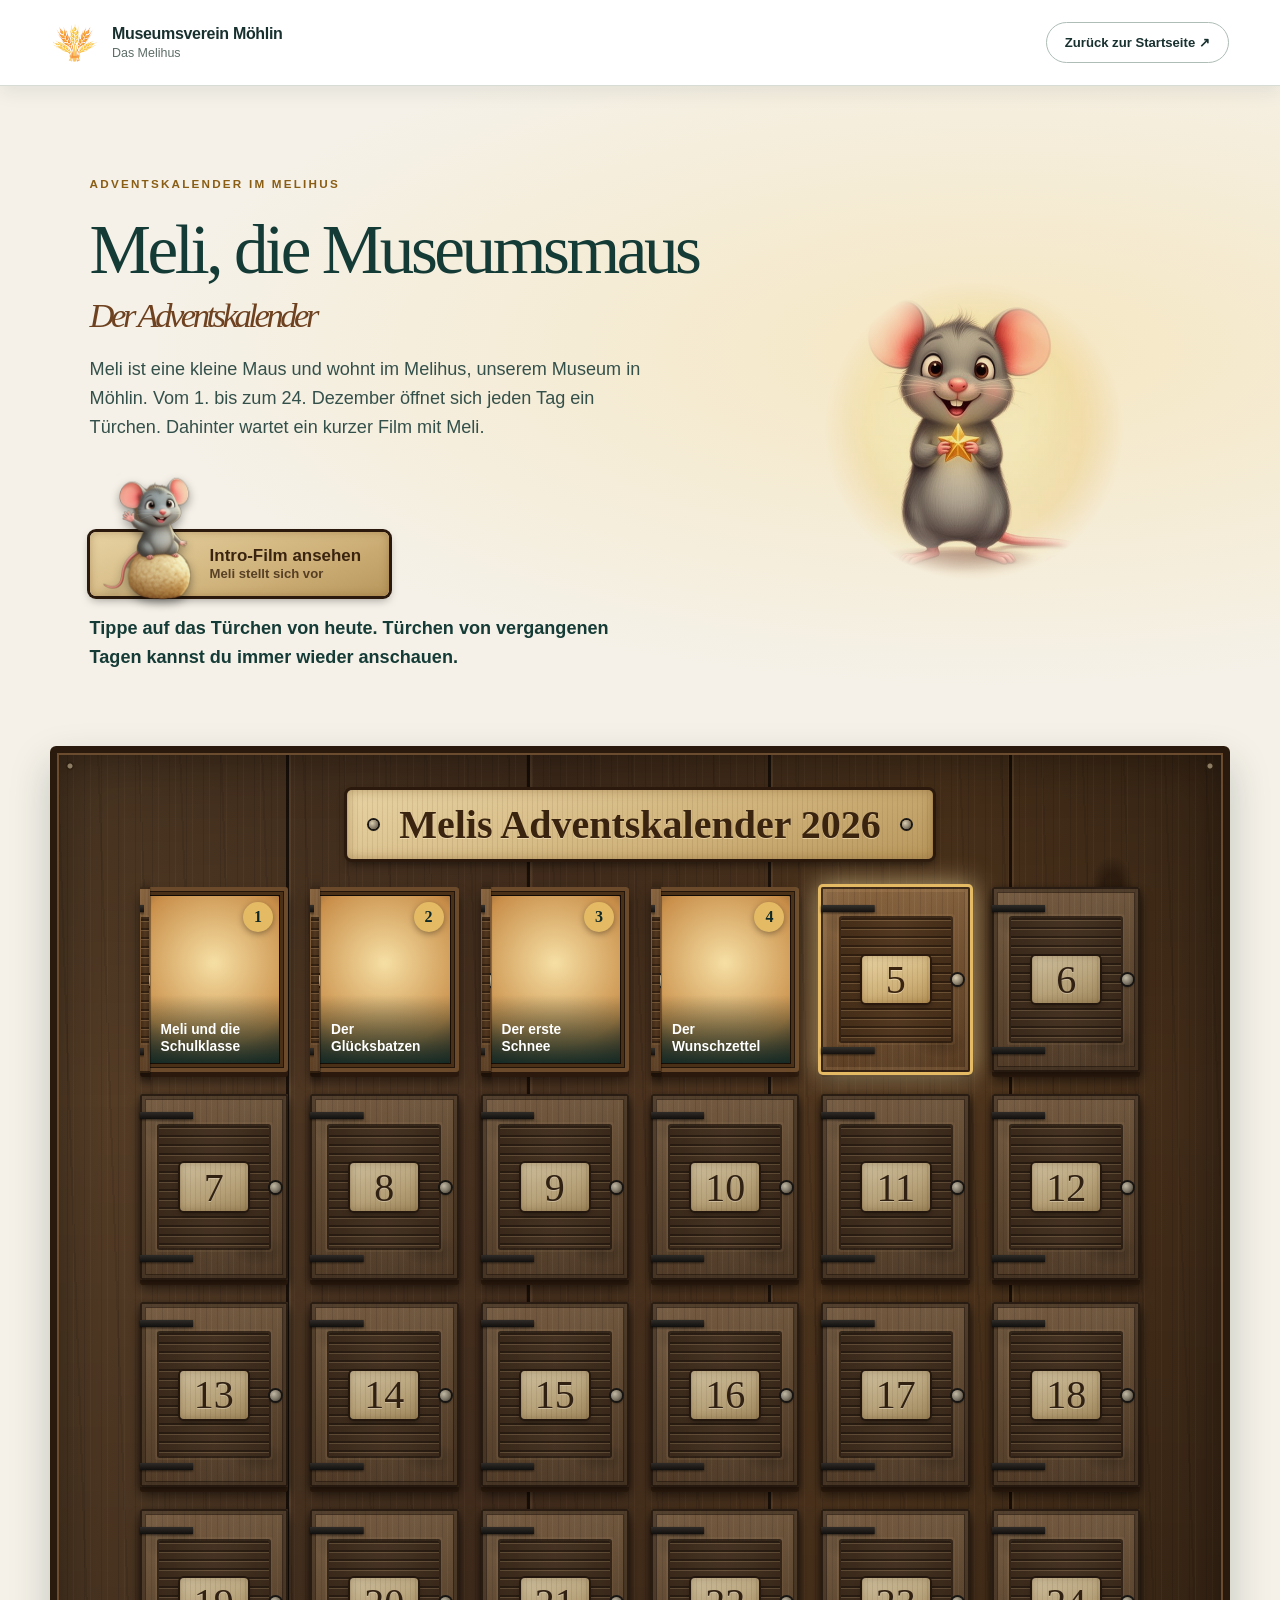
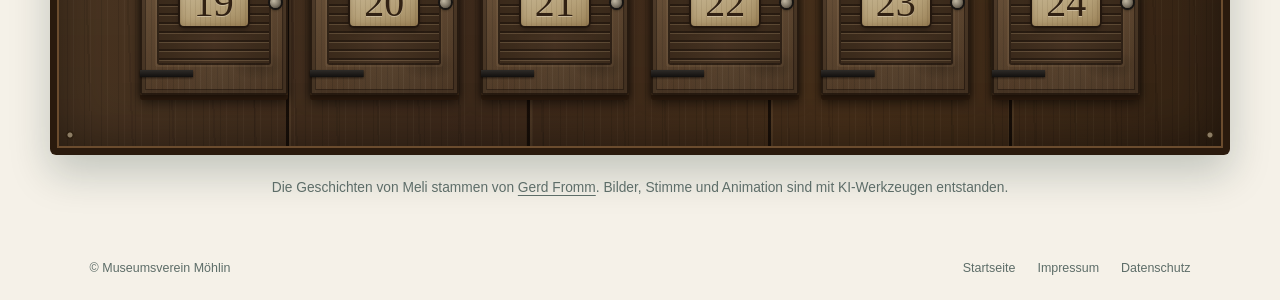
<file: adventskalender/index.html>
<!doctype html>
<html lang="de-CH">
<head>
  <meta charset="utf-8">
  <meta name="viewport" content="width=device-width, initial-scale=1">
  <meta name="theme-color" content="#153b36">
  <meta http-equiv="Content-Security-Policy" content="default-src 'self'; script-src 'self'; style-src 'self'; img-src 'self' data:; media-src 'self'; frame-src https://www.youtube-nocookie.com; connect-src 'self' https://office.fromm-cloud.ch; base-uri 'self'; form-action 'none'">
  <meta name="referrer" content="strict-origin-when-cross-origin">
  <meta name="description" content="Der Adventskalender des Melihus: Vom 1. bis 24. Dezember öffnet sich jeden Tag ein Türchen mit einem kleinen Film über Meli, die Museumsmaus.">
  <title>Meli, die Museumsmaus: Der Adventskalender · Melihus</title>
  <link rel="icon" type="image/svg+xml" href="data:image/svg+xml,%3Csvg xmlns='http://www.w3.org/2000/svg' viewBox='0 0 64 64'%3E%3Crect width='64' height='64' rx='12' fill='%23153b36'/%3E%3Cpath d='M32 48V18m0 10-12-9m12 14-13-4m13-6 12-9M32 33l14-5M20 46h24' fill='none' stroke='%23e4bb64' stroke-width='4' stroke-linecap='round'/%3E%3C/svg%3E">
  <link rel="stylesheet" href="../styles.css?v=20261106-advent">
  <link rel="stylesheet" href="kalender.css?v=20261107-mail2">
  <script src="kalender.js?v=20261112-zaehler" defer></script>
</head>
<body class="advent">
  <a class="skip-link" href="#inhalt">Zum Inhalt springen</a>
  <header class="site-header legal-header">
    <a class="brand" href="../index.html" aria-label="Zur Startseite des Museumsvereins Möhlin"><img src="../assets/melihus-logo.png" alt="" width="48" height="48"><span><strong>Museumsverein Möhlin</strong><small>Das Melihus</small></span></a>
    <a class="header-link" href="../index.html">Zurück zur Startseite ↗</a>
  </header>

  <main id="inhalt">
    <section class="advent-hero" aria-labelledby="advent-titel">
      <div class="advent-hero-inner section-wrap">
        <div class="advent-hero-text">
          <p class="eyebrow">Adventskalender im Melihus</p>
          <h1 id="advent-titel">Meli, die Museumsmaus<span>Der Adventskalender</span></h1>
          <p>Meli ist eine kleine Maus und wohnt im Melihus, unserem Museum in Möhlin. Vom 1. bis zum 24. Dezember öffnet sich jeden Tag ein Türchen. Dahinter wartet ein kurzer Film mit Meli.</p>
          <button type="button" class="intro-knopf" id="intro-knopf" hidden><img class="intro-mimi" src="bilder/mimi-intro.png" alt="" width="190" height="268"><span class="intro-text">Intro-Film ansehen<small>Meli stellt sich vor</small></span></button>
          <p class="advent-hero-tipp">Tippe auf das Türchen von heute. Türchen von vergangenen Tagen kannst du immer wieder anschauen.</p>
        </div>
        <img class="mimi" src="bilder/mimi.jpg" alt="Meli, die Museumsmaus, hält einen goldenen Stern." width="560" height="560">
      </div>
    </section>

    <section class="advent-kalender section-wrap" aria-labelledby="kalender-titel">
      <h2 id="kalender-titel" class="kalender-schild"><span>Melis Adventskalender 2026</span></h2>
      <p class="advent-testmodus" id="testmodus" hidden></p>
      <p class="advent-status" id="status" role="status">Der Kalender wird geladen …</p>
      <ol class="tuerchen-raster" id="raster" aria-label="Adventskalender mit 24 Türchen"></ol>
      <noscript><p class="advent-status">Für den Adventskalender muss JavaScript eingeschaltet sein.</p></noscript>
    </section>

    <p class="advent-entstehung section-wrap">Die Geschichten von Meli stammen von <a href="mailto:info@melihus.ch">Gerd Fromm</a>. Bilder, Stimme und Animation sind mit KI-Werkzeugen entstanden.</p>
  </main>

  <dialog class="film-dialog" id="film-dialog" aria-labelledby="film-titel">
    <div class="film-dialog-inner">
      <button type="button" class="film-schliessen" id="film-schliessen" aria-label="Fenster schliessen">×</button>
      <p class="eyebrow" id="film-folge"></p>
      <h2 id="film-titel"></h2>
      <div class="film-buehne" id="film-buehne"></div>
    </div>
  </dialog>

  <footer class="site-footer"><span>© Museumsverein Möhlin</span><nav aria-label="Weitere Seiten und rechtliche Informationen"><a href="../index.html">Startseite</a><a href="../impressum.html">Impressum</a><a href="../datenschutz.html">Datenschutz</a></nav></footer>
</body>
</html>
</file>
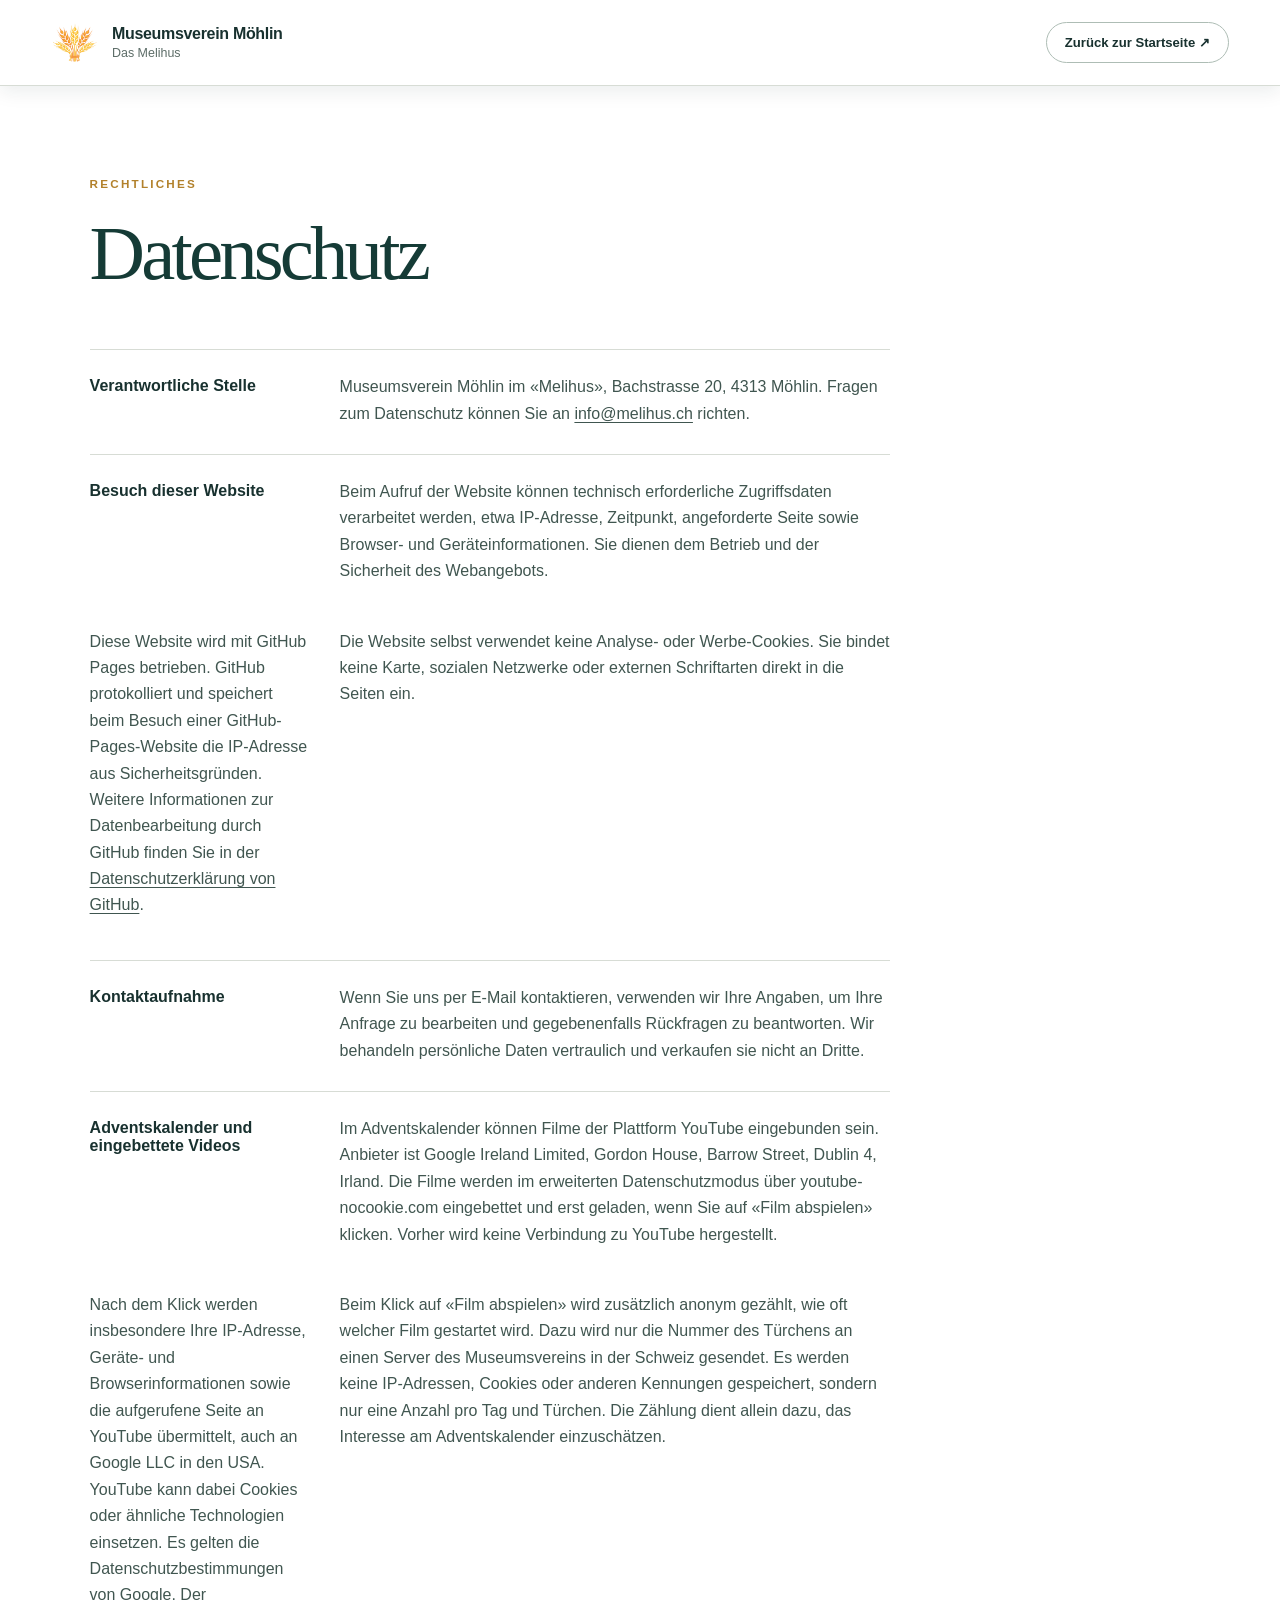
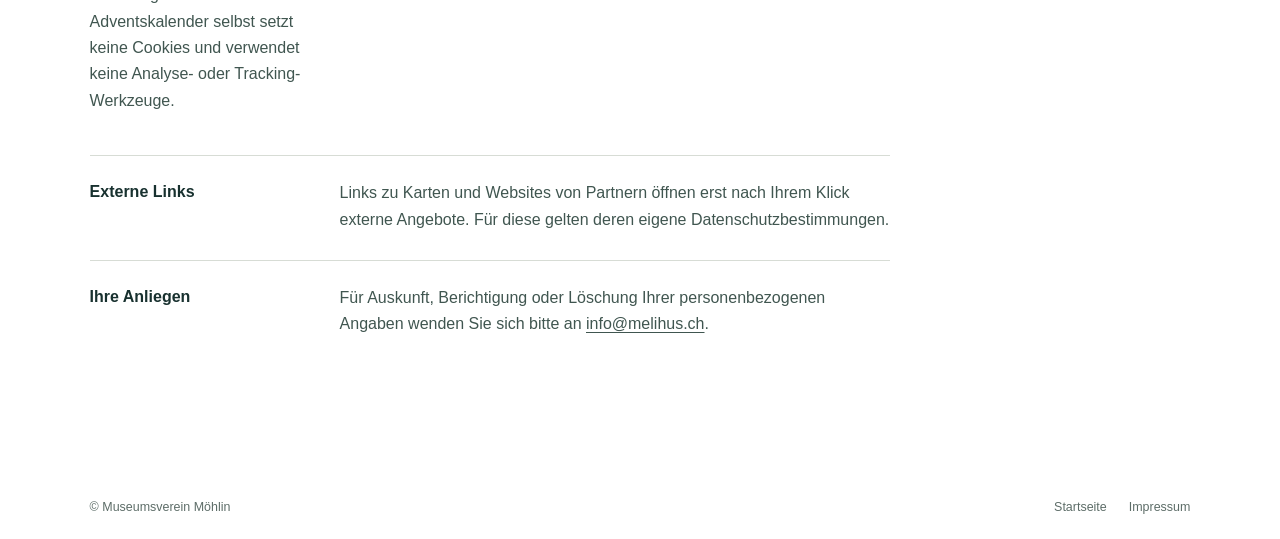
<file: datenschutz.html>
<!doctype html>
<html lang="de-CH"><head><meta charset="utf-8"><meta name="viewport" content="width=device-width, initial-scale=1"><meta name="theme-color" content="#153b36"><meta name="description" content="Informationen zum Datenschutz auf der Website des Museumsvereins Möhlin."><title>Datenschutz · Museumsverein Möhlin</title><link rel="icon" type="image/svg+xml" href="data:image/svg+xml,%3Csvg xmlns='http://www.w3.org/2000/svg' viewBox='0 0 64 64'%3E%3Crect width='64' height='64' rx='12' fill='%23153b36'/%3E%3Cpath d='M32 48V18m0 10-12-9m12 14-13-4m13-6 12-9M32 33l14-5M20 46h24' fill='none' stroke='%23e4bb64' stroke-width='4' stroke-linecap='round'/%3E%3C/svg%3E"><link rel="stylesheet" href="styles.css"></head>
<body><a class="skip-link" href="#inhalt">Zum Inhalt springen</a><header class="site-header legal-header"><a class="brand" href="index.html" aria-label="Zur Startseite"><img src="assets/melihus-logo.png" alt="" width="48" height="48"><span><strong>Museumsverein Möhlin</strong><small>Das Melihus</small></span></a><a class="header-link" href="index.html">Zurück zur Startseite ↗</a></header><main class="legal-page section-wrap" id="inhalt"><p class="eyebrow">Rechtliches</p><h1>Datenschutz</h1><div class="legal-content"><section><h2>Verantwortliche Stelle</h2><p>Museumsverein Möhlin im «Melihus», Bachstrasse 20, 4313 Möhlin. Fragen zum Datenschutz können Sie an <a href="mailto:info@melihus.ch">info@melihus.ch</a> richten.</p></section><section><h2>Besuch dieser Website</h2><p>Beim Aufruf der Website können technisch erforderliche Zugriffsdaten verarbeitet werden, etwa IP-Adresse, Zeitpunkt, angeforderte Seite sowie Browser- und Geräteinformationen. Sie dienen dem Betrieb und der Sicherheit des Webangebots.</p><p>Diese Website wird mit GitHub Pages betrieben. GitHub protokolliert und speichert beim Besuch einer GitHub-Pages-Website die IP-Adresse aus Sicherheitsgründen. Weitere Informationen zur Datenbearbeitung durch GitHub finden Sie in der <a href="https://docs.github.com/en/site-policy/privacy-policies/github-general-privacy-statement">Datenschutzerklärung von GitHub</a>.</p><p>Die Website selbst verwendet keine Analyse- oder Werbe-Cookies. Sie bindet keine Karte, sozialen Netzwerke oder externen Schriftarten direkt in die Seiten ein.</p></section><section><h2>Kontaktaufnahme</h2><p>Wenn Sie uns per E-Mail kontaktieren, verwenden wir Ihre Angaben, um Ihre Anfrage zu bearbeiten und gegebenenfalls Rückfragen zu beantworten. Wir behandeln persönliche Daten vertraulich und verkaufen sie nicht an Dritte.</p></section><section><h2>Adventskalender und eingebettete Videos</h2><p>Im Adventskalender können Filme der Plattform YouTube eingebunden sein. Anbieter ist Google Ireland Limited, Gordon House, Barrow Street, Dublin 4, Irland. Die Filme werden im erweiterten Datenschutzmodus über youtube-nocookie.com eingebettet und erst geladen, wenn Sie auf «Film abspielen» klicken. Vorher wird keine Verbindung zu YouTube hergestellt.</p><p>Nach dem Klick werden insbesondere Ihre IP-Adresse, Geräte- und Browserinformationen sowie die aufgerufene Seite an YouTube übermittelt, auch an Google LLC in den USA. YouTube kann dabei Cookies oder ähnliche Technologien einsetzen. Es gelten die Datenschutzbestimmungen von Google. Der Adventskalender selbst setzt keine Cookies und verwendet keine Analyse- oder Tracking-Werkzeuge.</p><p>Beim Klick auf «Film abspielen» wird zusätzlich anonym gezählt, wie oft welcher Film gestartet wird. Dazu wird nur die Nummer des Türchens an einen Server des Museumsvereins in der Schweiz gesendet. Es werden keine IP-Adressen, Cookies oder anderen Kennungen gespeichert, sondern nur eine Anzahl pro Tag und Türchen. Die Zählung dient allein dazu, das Interesse am Adventskalender einzuschätzen.</p></section><section><h2>Externe Links</h2><p>Links zu Karten und Websites von Partnern öffnen erst nach Ihrem Klick externe Angebote. Für diese gelten deren eigene Datenschutzbestimmungen.</p></section><section><h2>Ihre Anliegen</h2><p>Für Auskunft, Berichtigung oder Löschung Ihrer personenbezogenen Angaben wenden Sie sich bitte an <a href="mailto:info@melihus.ch">info@melihus.ch</a>.</p></section></div></main><footer class="site-footer"><span>© Museumsverein Möhlin</span><nav aria-label="Rechtliche Informationen"><a href="index.html">Startseite</a><a href="impressum.html">Impressum</a></nav></footer></body></html>
</file>
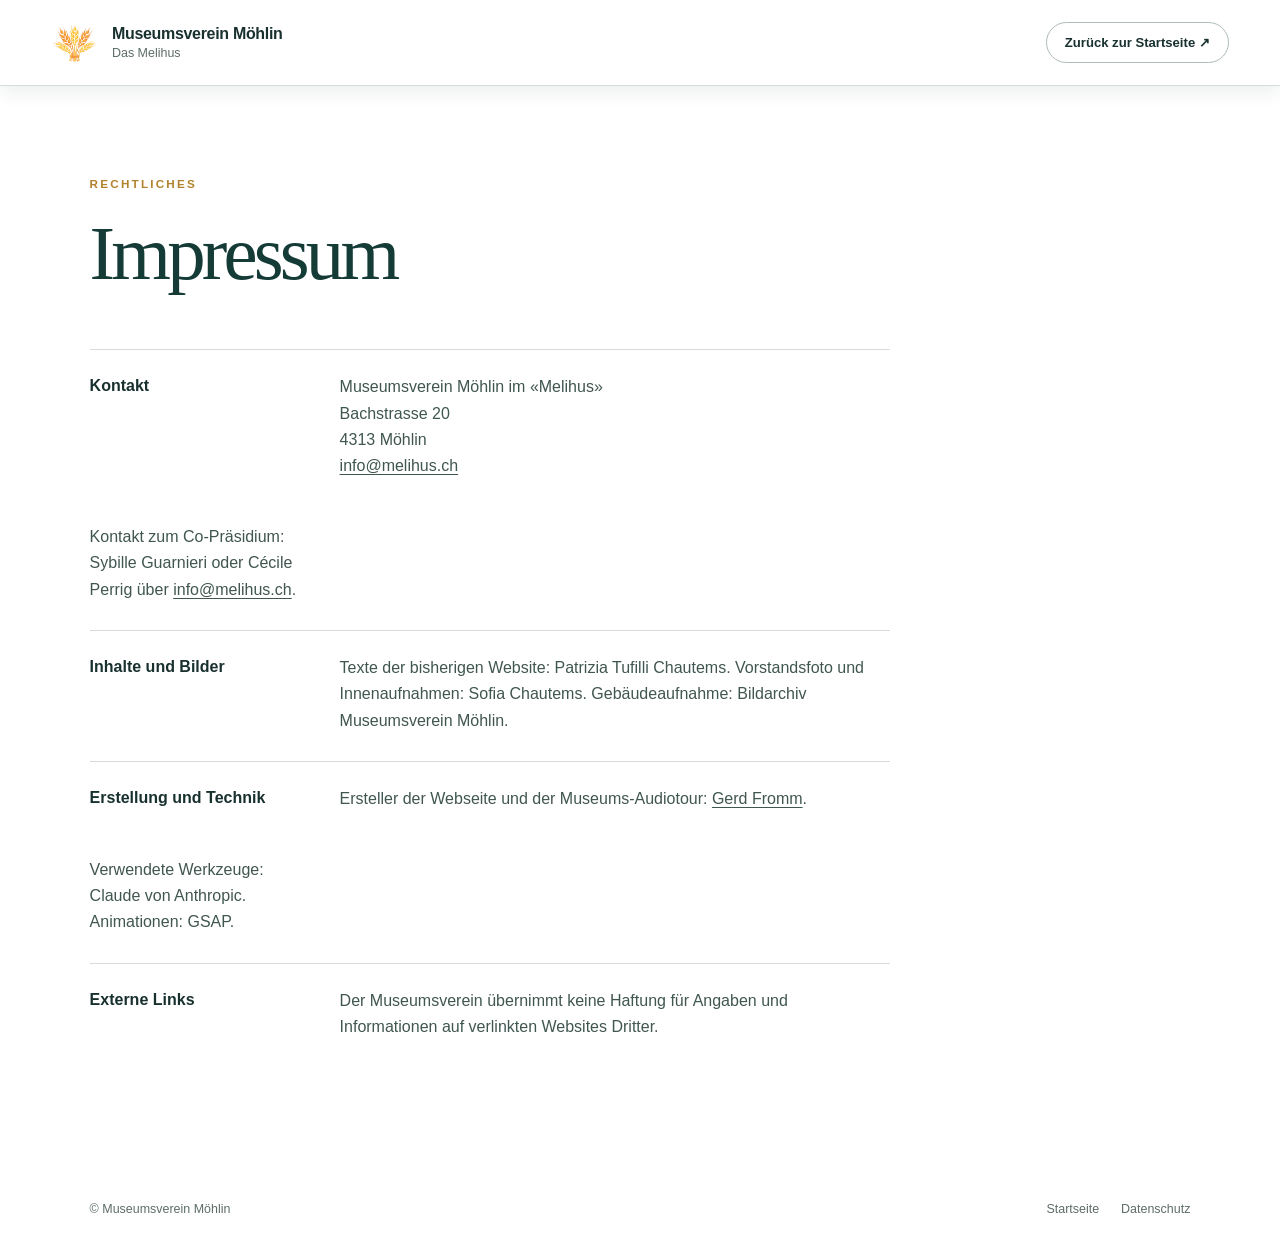
<file: impressum.html>
<!doctype html>
<html lang="de-CH">
<head><meta charset="utf-8"><meta name="viewport" content="width=device-width, initial-scale=1"><meta name="theme-color" content="#153b36"><meta name="description" content="Impressum des Museumsvereins Möhlin im Melihus."><title>Impressum · Museumsverein Möhlin</title><link rel="icon" type="image/svg+xml" href="data:image/svg+xml,%3Csvg xmlns='http://www.w3.org/2000/svg' viewBox='0 0 64 64'%3E%3Crect width='64' height='64' rx='12' fill='%23153b36'/%3E%3Cpath d='M32 48V18m0 10-12-9m12 14-13-4m13-6 12-9M32 33l14-5M20 46h24' fill='none' stroke='%23e4bb64' stroke-width='4' stroke-linecap='round'/%3E%3C/svg%3E"><link rel="stylesheet" href="styles.css"></head>
<body><a class="skip-link" href="#inhalt">Zum Inhalt springen</a><header class="site-header legal-header"><a class="brand" href="index.html" aria-label="Zur Startseite"><img src="assets/melihus-logo.png" alt="" width="48" height="48"><span><strong>Museumsverein Möhlin</strong><small>Das Melihus</small></span></a><a class="header-link" href="index.html">Zurück zur Startseite ↗</a></header><main class="legal-page section-wrap" id="inhalt"><p class="eyebrow">Rechtliches</p><h1>Impressum</h1><div class="legal-content"><section><h2>Kontakt</h2><p>Museumsverein Möhlin im «Melihus»<br>Bachstrasse 20<br>4313 Möhlin<br><a href="mailto:info@melihus.ch">info@melihus.ch</a></p><p>Kontakt zum Co-Präsidium: Sybille Guarnieri oder Cécile Perrig über <a href="mailto:info@melihus.ch">info@melihus.ch</a>.</p></section><section><h2>Inhalte und Bilder</h2><p>Texte der bisherigen Website: Patrizia Tufilli Chautems. Vorstandsfoto und Innenaufnahmen: Sofia Chautems. Gebäudeaufnahme: Bildarchiv Museumsverein Möhlin.</p></section><section><h2>Erstellung und Technik</h2><p>Ersteller der Webseite und der Museums-Audiotour: <a href="mailto:info@melihus.ch">Gerd Fromm</a>.</p><p>Verwendete Werkzeuge: Claude von Anthropic. Animationen: GSAP.</p></section><section><h2>Externe Links</h2><p>Der Museumsverein übernimmt keine Haftung für Angaben und Informationen auf verlinkten Websites Dritter.</p></section></div></main><footer class="site-footer"><span>© Museumsverein Möhlin</span><nav aria-label="Rechtliche Informationen"><a href="index.html">Startseite</a><a href="datenschutz.html">Datenschutz</a></nav></footer></body></html>
</file>
<file: styles.css>
:root{color-scheme:light;--green:#153b36;--green-dark:#0d2826;--gold:#e4bb64;--cream:#f5f1e8;--ink:#18312f;--muted:#5d6d68;--line:#d7dcd5;font-family:Arial,Helvetica,sans-serif;font-size:16px}*{box-sizing:border-box}html{scroll-behavior:smooth}body{margin:0;color:var(--ink);background:#fff}a{color:inherit;text-decoration:none}a:focus-visible,summary:focus-visible{outline:3px solid #c38421;outline-offset:4px}img{max-width:100%;display:block}p{line-height:1.65}h1,h2,h3,p{margin-top:0}.skip-link{position:absolute;left:-9999px;top:1rem;background:#fff;padding:.7rem;z-index:100}.skip-link:focus{left:1rem}.topline{background:var(--green-dark);color:#d9e4de;min-height:35px;display:flex;align-items:center;justify-content:space-between;padding:0 clamp(20px,4vw,76px);gap:1rem;font-size:.76rem;letter-spacing:.04em}.site-header{display:flex;align-items:center;justify-content:space-between;gap:2rem;padding:16px clamp(20px,4vw,76px);min-height:86px;background:#fff}.brand{display:flex;align-items:center;gap:.8rem;min-width:245px}.brand img{object-fit:contain}.brand strong{display:block;font-size:1rem;letter-spacing:-.02em}.brand small{display:block;color:var(--muted);font-size:.78rem;margin-top:3px}.desktop-nav{display:flex;gap:clamp(16px,2.5vw,42px);align-items:center;font-size:.88rem;font-weight:700}.desktop-nav a:hover,.text-link:hover{color:#a46e13}.header-link{border:1px solid #aebdb5;border-radius:100px;padding:12px 18px;font-size:.82rem;font-weight:700;white-space:nowrap}.header-link:hover{background:var(--cream)}.header-link span,.button span,.event-link span{margin-left:12px}.hero{display:grid;grid-template-columns:53% 47%;min-height:min(680px,calc(100vh - 121px));background:var(--green);color:#fff}.hero-copy{padding:clamp(60px,7vw,108px) clamp(28px,7vw,120px) 30px clamp(22px,7vw,120px);display:flex;flex-direction:column;align-items:flex-start}.eyebrow{font-size:.73rem!important;line-height:1.4!important;text-transform:uppercase;letter-spacing:.19em;font-weight:800;color:#b2812b;margin-bottom:22px}.hero .eyebrow{color:var(--gold)}h1,h2,h3{font-family:Georgia,'Times New Roman',serif;font-weight:400;letter-spacing:-.05em}h1{font-size:clamp(3.5rem,6.3vw,7.1rem);line-height:1.04;margin-bottom:28px;white-space:nowrap}h1 em{color:var(--gold);font-weight:400}.hero-copy>p:not(.eyebrow){max-width:520px;color:#d6e3de;font-size:1.05rem;margin-bottom:34px}.hero-actions{display:flex;align-items:center;gap:30px;flex-wrap:wrap}.button{display:inline-flex;align-items:center;justify-content:space-between;gap:20px;padding:17px 24px;border-radius:3px;font-size:.89rem;font-weight:800;min-height:56px}.button-gold{background:var(--gold);color:var(--green-dark)}.button-gold:hover{background:#f0cd83}.text-link{border-bottom:1px solid rgba(255,255,255,.6);padding:8px 0;font-size:.88rem;font-weight:700}.hero-foot{margin-top:auto;padding-top:50px;display:flex;justify-content:space-between;width:100%;gap:16px;color:#b9d0c8;text-transform:uppercase;letter-spacing:.13em;font-size:.7rem}.hero-image{position:relative;min-height:470px;overflow:hidden}.hero-image img{width:100%;height:100%;object-fit:cover;object-position:42% center}.hero-image:after{content:'';position:absolute;inset:0;background:linear-gradient(0deg,rgba(8,30,27,.52),transparent 42%)}.image-caption{position:absolute;bottom:27px;left:34px;z-index:1;font-size:.75rem;color:#fff;letter-spacing:.08em}.event-strip{display:flex;align-items:center;gap:28px;background:var(--gold);padding:30px clamp(22px,7vw,120px)}.event-date{display:flex;align-items:center;gap:13px;padding-right:28px;border-right:1px solid rgba(21,59,54,.36);min-width:160px}.event-date strong{font-family:Georgia,serif;font-size:3.6rem;font-weight:400;line-height:1}.event-date span{line-height:1.25;text-transform:uppercase;letter-spacing:.09em;font-size:.75rem;font-weight:800}.event-detail{flex:1}.event-detail .eyebrow{color:#73500d;margin:0 0 5px}.event-detail h2{font-size:clamp(1.4rem,2.3vw,2.2rem);margin-bottom:1px}.event-detail p:last-child{margin:0;font-size:.88rem}.event-link{font-size:.85rem;font-weight:800;border-bottom:1px solid var(--green);padding:8px 0;white-space:nowrap}.section-wrap{max-width:1440px;margin:auto;padding-left:clamp(22px,7vw,120px);padding-right:clamp(22px,7vw,120px)}.intro{display:grid;grid-template-columns:1fr 1fr;gap:clamp(50px,9vw,150px);padding-top:115px;padding-bottom:115px}.intro h2,.contact-teaser h2{font-size:clamp(2.5rem,4vw,4.5rem);line-height:1.12}.intro-text{font-size:1.06rem;max-width:600px}.intro-text p{margin-bottom:20px}.contact-teaser{background:var(--green-dark);color:#fff;padding:90px 0}.contact-teaser .section-wrap{max-width:1100px}.contact-teaser .eyebrow{color:var(--gold)}.contact-teaser p:not(.eyebrow){max-width:630px;color:#c9d8d1;font-size:1.05rem;margin-bottom:28px}.button-light{background:#fff;color:var(--green-dark)}.site-footer{padding:25px clamp(22px,7vw,120px);display:flex;justify-content:space-between;gap:10px;color:var(--muted);font-size:.78rem}@media(max-width:1050px){.site-header{gap:1rem}.desktop-nav{gap:15px}.header-link{display:none}h1{white-space:normal}}@media(max-width:760px){.topline span:last-child{display:none}.site-header{min-height:72px}.desktop-nav{display:none}.hero{grid-template-columns:1fr}.hero-copy{min-height:540px;padding:65px 24px 30px}.hero-image{min-height:340px;height:50vw}.hero h1{font-size:clamp(3.5rem,13vw,5.4rem)}.hero-foot{padding-top:35px}.event-strip{align-items:flex-start;flex-wrap:wrap;gap:15px;padding:30px 24px}.event-date{min-width:120px;padding-right:15px}.event-date strong{font-size:3rem}.event-detail{flex-basis:calc(100% - 145px)}.event-link{margin-left:135px}.intro{grid-template-columns:1fr;gap:22px;padding-top:75px;padding-bottom:75px}.contact-teaser{padding:65px 0}.site-footer{flex-direction:column}}@media(max-width:460px){.brand strong{font-size:.85rem}.brand small{font-size:.7rem}.brand{min-width:0}.brand img{width:38px;height:38px}.hero-copy{min-height:590px}.event-date{border-right:0}.event-detail{flex-basis:100%}.event-link{margin-left:0}}
:root{scroll-padding-top:95px}.mobile-nav{display:none}.museum-story{display:grid;grid-template-columns:.9fr 1.1fr;gap:clamp(46px,8vw,130px);align-items:center;padding-top:10px;padding-bottom:125px}.story-photo{position:relative}.story-photo img{width:100%;height:700px;object-fit:cover}.story-photo span{position:absolute;left:0;bottom:0;background:var(--gold);color:var(--green-dark);font-family:Georgia,serif;font-size:1.1rem;padding:20px 30px;max-width:330px;line-height:1.3}.story-copy{max-width:590px}.story-copy h2,.exhibition h2,.program h2,.visit-band h2,.association h2,.rental h2,.team h2,.publications h2,.partners h2{font-size:clamp(2.6rem,4.3vw,4.8rem);line-height:1.1;margin-bottom:28px}.story-copy p:not(.eyebrow){font-size:1rem;color:#3e534d;margin-bottom:16px}.story-signature{display:block;font-family:Georgia,serif;font-style:italic;color:#9c6c21;font-size:1.45rem;margin-top:24px}.exhibition{background:#e9eee8}.exhibition-inner{display:grid;grid-template-columns:1fr 48%;gap:9%;align-items:center;min-height:650px;padding-top:75px;padding-bottom:75px}.exhibition-inner>div{max-width:570px}.exhibition-inner p:not(.eyebrow){font-size:1.07rem;color:#455c54;margin-bottom:30px}.exhibition-inner img{width:100%;height:510px;object-fit:cover;object-position:center 38%}.inline-arrow{display:inline-block;border-bottom:1px solid currentColor;padding:7px 0;font-size:.87rem;font-weight:800}.inline-arrow:hover{color:#ad7b24}.inline-arrow span{margin-left:25px}.program{padding-top:120px;padding-bottom:125px}.section-heading{display:flex;justify-content:space-between;align-items:end;gap:50px;margin-bottom:45px}.section-heading h2{margin:0}.section-heading>p{max-width:410px;color:var(--muted);font-size:.96rem;margin:0 0 7px}.section-heading>p a{text-decoration:underline;text-underline-offset:3px}.program-list{list-style:none;margin:0;padding:0;border-top:1px solid var(--line)}.program-list li{display:grid;grid-template-columns:150px 1fr 110px;gap:35px;align-items:center;padding:26px 10px;border-bottom:1px solid var(--line)}.program-list li.upcoming{background:#f7f0df;border-left:5px solid var(--gold);padding-left:25px}.program-list time{display:flex;align-items:baseline;gap:7px;color:var(--green)}.program-list time strong{font-family:Georgia,serif;font-weight:400;font-size:2.45rem;line-height:1}.program-list time span{font-size:.8rem;text-transform:uppercase;letter-spacing:.08em;font-weight:800}.program-list h3{font-family:Arial,Helvetica,sans-serif;font-size:1.02rem;font-weight:800;letter-spacing:-.02em;margin:0 0 3px}.program-list p{color:#526760;font-size:.9rem;margin:0}.program-list .past{opacity:.72}.program-time{text-align:right;font-size:.82rem;white-space:nowrap;font-weight:800}.visit-band{background:var(--green);color:#fff;padding:110px 0}.visit-grid{display:grid;grid-template-columns:1.1fr .75fr;gap:17%;align-items:start}.visit-grid>div:first-child>p:not(.eyebrow){color:#d8e7df;max-width:550px;font-size:1.06rem;margin-bottom:28px}.visit-band .eyebrow{color:var(--gold)}.visit-facts{border-top:1px solid #67817b}.visit-facts>div{padding:20px 0;border-bottom:1px solid #67817b;display:grid;grid-template-columns:95px 1fr;gap:25px}.visit-facts span{color:#a9c1b9;text-transform:uppercase;letter-spacing:.12em;font-size:.7rem;padding-top:5px}.visit-facts strong{font-weight:500;font-size:.94rem;line-height:1.5}.visit-facts>a{display:inline-block;border-bottom:1px solid var(--gold);color:var(--gold);font-size:.85rem;font-weight:800;margin-top:23px;padding-bottom:8px}.association{padding-top:120px;padding-bottom:120px}.association-grid{display:grid;grid-template-columns:1fr 1fr;gap:18px}.association-card{padding:45px 48px 50px;background:#eef2ec;min-height:495px;display:flex;flex-direction:column;align-items:flex-start}.association-card-dark{background:var(--green);color:#fff}.card-index{font-size:.72rem;letter-spacing:.13em;text-transform:uppercase;font-weight:800;color:#9d712c;margin-bottom:30px}.association-card-dark .card-index{color:var(--gold)}.association-card h3{font-size:clamp(2rem,2.8vw,3rem);line-height:1.1;margin-bottom:16px}.association-card p{max-width:490px;font-size:.96rem;color:#4b5d57;margin-bottom:14px}.association-card-dark p{color:#cbded5}.association-card .inline-arrow{margin-top:auto}.association-card-dark .inline-arrow{color:var(--gold)}.fee-list{width:100%;margin:16px 0 32px;border-top:1px solid #c6d0c6}.fee-list div{padding:12px 0;border-bottom:1px solid #c6d0c6;display:flex;justify-content:space-between;gap:10px;font-size:.88rem}.fee-list strong{white-space:nowrap}.rental{background:#ecddbe;padding:110px 0}.rental-grid{display:grid;grid-template-columns:1fr 1fr;gap:12%}.rental-grid>div:last-child{font-size:1.02rem}.rental-grid p:not(.eyebrow){margin-bottom:20px}.rental-actions{display:flex;align-items:center;gap:24px;flex-wrap:wrap;margin-top:28px}.rental-actions .button{background:var(--green);color:#fff}.rental-actions .button:hover{background:var(--green-dark)}.team{padding-top:120px;padding-bottom:120px}.name-grid{padding:0;margin:0;list-style:none;display:grid;grid-template-columns:repeat(3,1fr);border-top:1px solid var(--line);border-left:1px solid var(--line)}.name-grid li{padding:30px 25px;border-right:1px solid var(--line);border-bottom:1px solid var(--line);font-family:Georgia,serif;font-size:1.25rem}.publications{background:#f2f3ee;padding:110px 0}.product-grid{display:grid;grid-template-columns:repeat(3,1fr);gap:18px;margin-bottom:34px}.product-card{background:#fff}.product-card img{width:100%;height:280px;object-fit:cover;object-position:center 46%;background:#e8e6dc}.product-card:first-child img{object-position:center 30%}.product-card>div{padding:27px 26px 32px}.product-card h3{font-size:1.55rem;margin-bottom:10px}.product-card p{font-size:.9rem;color:var(--muted);margin-bottom:12px}.product-card span{font-size:.78rem;color:#835b1b;font-weight:700}.button-outline{border:1px solid var(--green);color:var(--green)}.button-outline:hover{background:var(--green);color:#fff}.partners{padding-top:115px;padding-bottom:120px}.partner-columns{display:grid;grid-template-columns:1fr 1fr;gap:12%;border-top:1px solid var(--line)}.partner-columns>div{padding-top:27px}.partner-columns h3{font-family:Arial,Helvetica,sans-serif;font-size:.76rem;text-transform:uppercase;letter-spacing:.15em;font-weight:800;margin-bottom:20px;color:#9a6c26}.partner-columns ul{list-style:none;padding:0;margin:0}.partner-columns li{padding:13px 0;border-bottom:1px solid var(--line);font-size:.98rem}.partner-columns li a:hover{text-decoration:underline;text-underline-offset:4px}.contact-grid{display:grid;grid-template-columns:1fr .55fr;gap:15%;align-items:end}.contact-address{border-top:1px solid #6b847e;padding-top:25px}.contact-address span{display:block;font-size:.75rem;text-transform:uppercase;letter-spacing:.12em;color:var(--gold);margin-bottom:18px}.contact-address strong{display:block;font-family:Georgia,serif;font-size:1.8rem;line-height:1.25;font-weight:400;margin-bottom:25px}.contact-address a{font-size:.86rem;border-bottom:1px solid #fff;padding-bottom:6px}.site-footer{align-items:center;flex-wrap:wrap}.site-footer nav{display:flex;gap:22px}.site-footer nav a:hover{text-decoration:underline}
@media(max-width:1050px){.site-header{flex-wrap:wrap}.desktop-nav{order:3;width:100%;justify-content:center;padding-top:9px}.museum-story{gap:35px}.story-photo img{height:600px}.visit-grid{gap:7%}.association-card{padding:35px}.rental-grid{gap:6%}.product-card img{height:220px}}
@media(max-width:760px){.site-header{flex-wrap:nowrap}.mobile-nav{display:block;margin-left:auto;position:relative}.mobile-nav summary{list-style:none;border:1px solid #9dafaa;padding:10px 14px;font-size:.84rem;font-weight:800;cursor:pointer}.mobile-nav summary::-webkit-details-marker{display:none}.mobile-nav nav{position:absolute;z-index:20;right:0;top:47px;width:min(270px,80vw);background:#fff;border:1px solid var(--line);box-shadow:0 12px 30px #102b2829;padding:10px}.mobile-nav nav a{display:block;padding:12px;border-bottom:1px solid var(--line);font-size:.88rem;font-weight:700}.mobile-nav nav a:last-child{border-bottom:0}.museum-story,.exhibition-inner,.visit-grid,.rental-grid,.contact-grid{grid-template-columns:1fr}.museum-story{padding-bottom:80px}.story-photo{order:2}.story-photo img{height:420px}.story-copy{order:1}.exhibition-inner{gap:35px;min-height:0}.exhibition-inner img{height:360px}.program,.association,.team,.partners{padding-top:80px;padding-bottom:80px}.section-heading{align-items:start;flex-direction:column;gap:15px;margin-bottom:30px}.section-heading>p{max-width:650px}.program-list li{grid-template-columns:100px 1fr;gap:12px;padding:22px 0}.program-list li.upcoming{padding-left:14px}.program-time{grid-column:2;text-align:left}.program-list time{display:block}.program-list time strong{font-size:2rem}.program-list time span{display:block;margin-top:3px}.visit-band{padding:80px 0}.visit-facts{margin-top:35px}.association-grid,.partner-columns{grid-template-columns:1fr}.association-card{min-height:0}.rental{padding:80px 0}.rental-grid{gap:20px}.name-grid{grid-template-columns:repeat(2,1fr)}.publications{padding:80px 0}.product-grid{grid-template-columns:1fr 1fr}.product-grid .product-card:last-child{grid-column:1/-1}.contact-grid{gap:55px}.site-footer{justify-content:flex-start;gap:18px 30px}}
@media(max-width:520px){.museum-story{padding-top:0}.story-photo img{height:350px}.story-photo span{font-size:.96rem;padding:15px;max-width:250px}.program-list li{grid-template-columns:78px 1fr;gap:8px}.program-list p{font-size:.82rem}.program-list h3{font-size:.94rem}.association-card{padding:30px 25px}.fee-list div{font-size:.8rem}.name-grid{grid-template-columns:1fr}.name-grid li{padding:20px}.product-grid{grid-template-columns:1fr}.product-grid .product-card:last-child{grid-column:auto}.product-card img{height:250px}.partner-columns{gap:35px}.contact-address strong{font-size:1.5rem}.site-footer{display:block}.site-footer>*{display:block;margin-bottom:13px}}
.legal-header{border-bottom:1px solid var(--line)}.legal-page{min-height:70vh;padding-top:90px;padding-bottom:110px}.legal-page h1{font-size:clamp(3rem,6vw,6rem);color:var(--green);margin-bottom:55px}.legal-content{max-width:800px}.legal-content section{border-top:1px solid var(--line);padding:24px 0 27px;display:grid;grid-template-columns:220px 1fr;gap:30px}.legal-content h2{font-family:Arial,Helvetica,sans-serif;letter-spacing:0;font-size:1rem;font-weight:800;margin:3px 0}.legal-content p{margin:0 0 14px;color:#405650}.legal-content p:last-child{margin-bottom:0}.legal-content a{text-decoration:underline;text-underline-offset:3px}@media(max-width:760px){.legal-header .header-link{display:inline-block}.legal-page{padding-top:60px;padding-bottom:70px}.legal-content section{display:block}.legal-content h2{margin-bottom:13px}}@media(max-width:520px){.legal-header .header-link{display:none}}

/* Vorstandsporträts */
.member-grid{padding:0;margin:0;list-style:none;display:grid;grid-template-columns:repeat(3,minmax(0,1fr));gap:22px}
.member-card{min-width:0;background:#f2f3ee}
.member-card img{width:100%;aspect-ratio:4/3;object-fit:cover;object-position:center;background:#e4e6df}
.member-card span{display:block;padding:17px 19px 20px;font-family:Georgia,'Times New Roman',serif;font-size:1.15rem;line-height:1.3}
@media(max-width:760px){.member-grid{grid-template-columns:repeat(2,minmax(0,1fr));gap:14px}.member-card span{font-size:1.05rem;padding:14px}}
@media(max-width:520px){.member-grid{grid-template-columns:1fr}.member-card{display:grid;grid-template-columns:112px 1fr;align-items:center}.member-card img{height:112px;aspect-ratio:auto;object-fit:cover}.member-card span{font-size:1.08rem;padding:16px}}

.site-header{position:sticky;top:0;z-index:50;box-shadow:0 6px 18px rgba(13,40,38,.08)}

/* GSAP animation support: keep hover zooms clipped to their image cards. */
.event-gallery figure,.member-card,.product-card{overflow:hidden}
.event-gallery figure img,.member-card img,.product-card img{transform-origin:center center}
.event-modal[hidden]{display:none}
.event-modal{position:fixed;inset:0;z-index:100;display:grid;place-items:center;padding:22px}
.event-modal-backdrop{position:absolute;inset:0;background:rgba(13,40,38,.72);backdrop-filter:blur(3px)}
.event-modal-card{position:relative;z-index:1;width:min(430px,100%);max-height:min(92vh,760px);overflow:auto;background:#fff;color:var(--ink);padding:30px 30px 28px;box-shadow:0 24px 80px rgba(0,0,0,.28);text-align:center}
.event-modal-card .eyebrow{margin-bottom:10px}.event-modal-card h2{font-size:clamp(2rem,5vw,3rem);line-height:1.05;margin-bottom:10px}.event-modal-card p:not(.eyebrow){color:var(--muted);font-size:.92rem;margin-bottom:18px}.event-modal-card img{width:100%;max-height:52vh;object-fit:contain;object-position:center;margin:0 auto 22px}.event-modal-card .button{display:inline-flex}.event-modal-close{position:absolute;top:9px;right:12px;border:0;background:transparent;color:var(--green);font-size:2rem;line-height:1;cursor:pointer;padding:4px 8px}.event-modal-close:hover{color:#a46e13}.event-modal-open{overflow:hidden}
@media(max-width:520px){.event-modal{padding:12px}.event-modal-card{padding:26px 20px 22px}.event-modal-card img{max-height:48vh}}
main [id]{scroll-margin-top:100px}
.event-gallery{padding:36px clamp(22px,7vw,120px);background:var(--cream)}.event-gallery-inner{max-width:960px;margin:0 auto;display:grid;grid-template-columns:repeat(2,minmax(0,1fr));gap:24px}.event-gallery figure{min-width:0;margin:0;padding:14px;background:#fff;box-shadow:0 6px 18px rgba(13,40,38,.08)}.event-gallery img{width:100%;height:360px;object-fit:contain}.event-gallery figcaption{padding:14px 4px 4px;text-align:center;font-size:.86rem;font-weight:800;color:var(--green)}@media(max-width:760px){.event-gallery{padding:24px 20px}.event-gallery-inner{gap:12px}.event-gallery figure{padding:8px}.event-gallery img{height:260px}.event-gallery figcaption{padding:10px 0 2px;font-size:.75rem}}

/* Jahresarchiv */
.archive-hero{background:var(--green);color:#fff;padding:76px 0 58px}
.archive-hero-inner{max-width:1440px}
.archive-hero h1{white-space:normal;font-size:clamp(3.25rem,7vw,7.2rem);margin-bottom:25px}
.archive-hero>div>p:not(.eyebrow){max-width:660px;color:#d6e3de;font-size:1.04rem;margin-bottom:32px}
.archive-year-nav{display:flex;flex-wrap:wrap;gap:10px}
.archive-year-nav a{display:inline-flex;align-items:center;justify-content:center;min-width:72px;padding:11px 16px;border:1px solid #6b8b82;border-radius:100px;color:#fff;font-size:.82rem;font-weight:800}
.archive-year-nav a:hover{background:var(--gold);border-color:var(--gold);color:var(--green-dark)}
.archive-list{padding-top:98px;padding-bottom:115px}
.archive-list-heading{margin-bottom:46px}
.archive-list-heading h2{font-size:clamp(2.6rem,4.3vw,4.5rem);line-height:1.1;margin:0}
.archive-year{border-top:1px solid var(--line);scroll-margin-top:105px}
.archive-year:last-of-type{border-bottom:1px solid var(--line)}
.archive-year>summary{list-style:none;cursor:pointer;display:grid;grid-template-columns:108px 1fr auto;gap:20px;align-items:center;padding:24px 10px 24px 0}
.archive-year>summary::-webkit-details-marker{display:none}
.archive-year-number{font-family:Georgia,'Times New Roman',serif;font-size:3.15rem;line-height:1;color:#a37427}
.archive-year-label{font-family:Georgia,'Times New Roman',serif;font-size:clamp(1.05rem,1.8vw,1.42rem);line-height:1.3;letter-spacing:-.025em}
.archive-year-action{display:flex;align-items:center;gap:15px;color:var(--muted);font-size:.77rem;font-weight:800;white-space:nowrap}
.archive-year-action b{display:inline-flex;width:32px;height:32px;align-items:center;justify-content:center;border:1px solid #bdc7c0;border-radius:50%;font-size:1.1rem;font-weight:400;color:var(--green);transition:transform .2s}
.archive-year[open]>summary .archive-year-action b{transform:rotate(45deg)}
.archive-year-content{padding:3px 0 42px 128px}
.archive-year-note{padding:17px 20px;background:#f3f3ed;color:var(--muted);font-size:.9rem;max-width:850px}
.archive-entries{display:grid;grid-template-columns:repeat(2,minmax(0,1fr));gap:15px;margin:0 0 24px}
.archive-entry{background:#f3f3ed;padding:25px 27px 24px;min-width:0}
.archive-entry h3{font-size:1.45rem;line-height:1.2;margin:0 0 10px}
.archive-entry p:not(.archive-date){color:#4b5d57;font-size:.91rem;line-height:1.6;margin-bottom:10px}
.archive-entry p:last-child{margin-bottom:0}
.archive-date{font-size:.7rem!important;line-height:1.4!important;text-transform:uppercase;letter-spacing:.1em;font-weight:800;color:#9a6c26;margin:0 0 12px}
.archive-source{font-size:.76rem!important;color:var(--muted)!important;font-style:italic}
.archive-photos,.archive-program{margin-top:14px;border-top:1px solid var(--line);border-bottom:1px solid var(--line)}
.archive-photos>summary,.archive-program>summary{list-style:none;cursor:pointer;display:flex;justify-content:space-between;align-items:center;gap:12px;padding:18px 3px;font-size:.87rem;font-weight:800;color:var(--green)}
.archive-photos>summary::-webkit-details-marker,.archive-program>summary::-webkit-details-marker{display:none}
.archive-photos>summary span{margin-left:auto;color:var(--muted);font-size:.76rem;font-weight:500}
.archive-gallery{display:grid;grid-template-columns:repeat(4,minmax(0,1fr));gap:12px;padding:0 0 20px}
.archive-photo{min-width:0;margin:0;padding:8px;background:#f3f3ed}
.archive-photo a{display:block;overflow:hidden;background:#e4e6df}
.archive-photo img{width:100%;aspect-ratio:4/3;object-fit:cover;transition:transform .25s}
.archive-photo a:hover img{transform:scale(1.04)}
.archive-photo figcaption{padding:8px 3px 1px;font-size:.7rem;color:var(--muted)}
.archive-photo-credit{font-size:.78rem;color:var(--muted);margin:0 0 20px}
.archive-program-list{list-style:none;padding:0;margin:0 0 12px;border-top:1px solid var(--line)}
.archive-program-list li{display:grid;grid-template-columns:minmax(165px, .35fr) 1fr;gap:20px;padding:12px 4px;border-bottom:1px solid var(--line);font-size:.85rem;line-height:1.45}
.archive-program-list time{font-weight:800;color:#8a621f}
.archive-footnote{max-width:850px;margin:36px 0 0;color:var(--muted);font-size:.8rem;line-height:1.6}
.archive-contact{background:var(--cream);padding:75px 0}
.archive-contact-inner{display:flex;align-items:center;justify-content:space-between;gap:35px}
.archive-contact h2{font-size:clamp(2rem,3.5vw,3.4rem);line-height:1.1;margin-bottom:16px}
.archive-contact p:not(.eyebrow){max-width:660px;color:#4b5d57;margin:0}
@media(max-width:900px){.archive-gallery{grid-template-columns:repeat(3,minmax(0,1fr))}.archive-year-content{padding-left:0}}
@media(max-width:760px){.archive-hero{padding:60px 0 45px}.archive-list{padding-top:70px;padding-bottom:75px}.archive-list-heading{margin-bottom:28px}.archive-year>summary{grid-template-columns:76px 1fr;gap:9px 15px;padding:18px 3px 18px 0}.archive-year-number{font-size:2.6rem}.archive-year-label{font-size:1.05rem}.archive-year-action{grid-column:2;justify-content:flex-start}.archive-year-action b{width:26px;height:26px}.archive-entries{grid-template-columns:1fr;gap:10px}.archive-entry{padding:21px 22px}.archive-gallery{grid-template-columns:repeat(2,minmax(0,1fr));gap:8px}.archive-photo{padding:5px}.archive-program-list li{grid-template-columns:1fr;gap:4px}.archive-contact{padding:58px 0}.archive-contact-inner{align-items:flex-start;flex-direction:column;gap:24px}}
@media(max-width:460px){.archive-hero h1{font-size:clamp(3rem,13vw,4.2rem)}.archive-year>summary{grid-template-columns:65px 1fr;gap:8px 11px}.archive-year-number{font-size:2.25rem}.archive-year-label{font-size:1rem}.archive-year-content{padding-bottom:30px}.archive-gallery{grid-template-columns:1fr 1fr}}
.season-review{background:var(--cream);padding:100px 0}.season-review-inner{display:grid;grid-template-columns:1fr 1fr;gap:clamp(50px,9vw,150px)}.season-review h2{font-size:clamp(2.5rem,4vw,4.5rem);line-height:1.12}.season-review-text{font-size:1.06rem;max-width:620px}.season-review-text p{margin-bottom:20px;color:#3e534d}.season-review-text strong{color:var(--ink)}.season-review-text p a{text-decoration:underline;text-underline-offset:3px}.season-review-text .inline-arrow{margin-top:8px}@media(max-width:760px){.season-review{padding:70px 0}.season-review-inner{grid-template-columns:1fr;gap:22px}}
.season-review-card{display:block;margin-top:36px;max-width:420px;background:#fff;padding:12px;box-shadow:0 10px 28px rgba(13,40,38,.12);transform:rotate(-1.2deg);transition:transform .3s}.season-review-card:hover{transform:rotate(0) scale(1.01)}.season-review-card img{width:100%;height:auto}@media(max-width:760px){.season-review-card{max-width:340px;margin-top:24px}}
.advent-teaser{background:var(--cream);color:var(--ink);padding:70px 0;overflow:hidden}.advent-teaser-inner{display:grid;grid-template-columns:minmax(200px,340px) 1fr;align-items:center;gap:clamp(24px,5vw,80px)}.advent-teaser-bild img{width:100%;height:auto;mix-blend-mode:multiply;-webkit-mask-image:radial-gradient(closest-side,#000 72%,transparent 100%);mask-image:radial-gradient(closest-side,#000 72%,transparent 100%)}.advent-teaser h2{font-size:clamp(2.3rem,4vw,4rem);line-height:1.08;margin:0 0 18px;color:var(--green)}.advent-teaser p:not(.eyebrow){max-width:640px;font-size:1.12rem;line-height:1.65;color:#34504a;margin:0 0 16px}.advent-teaser .advent-teaser-eltern{font-size:.9rem!important;color:var(--muted)!important;margin-bottom:28px!important}.advent-teaser .eyebrow{color:#8a5d14}.advent-teaser .button-gold{background:var(--green);color:#fff}.advent-teaser .button-gold:hover{background:#1f5149}@media(max-width:760px){.advent-teaser{padding:46px 0 52px}.advent-teaser-inner{grid-template-columns:1fr;gap:6px}.advent-teaser-bild{justify-self:center;width:210px}}
</file>
<file: adventskalender/kalender.css>
/* Meli, die Museumsmaus – Adventskalender
   Baut auf ../styles.css auf (Farben, Schriften, Kopf- und Fusszeile). */

.advent {
  --holz-hell: #b9814a;
  --holz: #9a6431;
  --holz-dunkel: #6e4220;
  --holz-tief: #3d2412;
  --licht: #f6dfa4;
  background: var(--cream);
}

.visually-hidden {
  position: absolute !important; width: 1px; height: 1px; padding: 0; margin: -1px;
  overflow: hidden; clip: rect(0 0 0 0); white-space: nowrap; border: 0;
}

/* ---------- Kopfbereich ---------- */
.advent-hero {
  background:
    radial-gradient(ellipse at 78% 40%, rgba(246, 223, 164, .55), transparent 60%),
    var(--cream);
  padding: clamp(40px, 7vw, 90px) 0 clamp(30px, 5vw, 60px);
}
.advent-hero-inner {
  display: grid;
  grid-template-columns: minmax(0, 1.4fr) minmax(0, 1fr);
  align-items: center;
  gap: clamp(24px, 5vw, 70px);
}
.advent-hero h1 {
  font-family: Georgia, 'Times New Roman', serif;
  font-weight: 400;
  font-size: clamp(2.3rem, 5.4vw, 4.4rem);
  line-height: 1.05;
  color: var(--green);
  margin: 0 0 22px;
}
.advent-hero h1 span {
  display: block;
  font-size: .5em;
  font-style: italic;
  color: var(--holz-dunkel);
  margin-top: 10px;
}
.advent-hero-text p:not(.eyebrow) {
  font-size: 1.13rem;
  line-height: 1.6;
  color: #34504a;
  max-width: 560px;
  margin: 0 0 14px;
}
.advent-hero .eyebrow { color: #8a5d14; }
.advent-hero-tipp { font-weight: 700; color: var(--green) !important; }

.mimi {
  width: 100%;
  max-width: 300px;
  height: auto;
  justify-self: center;
  mix-blend-mode: multiply;
  -webkit-mask-image: radial-gradient(closest-side, #000 72%, transparent 100%);
  mask-image: radial-gradient(closest-side, #000 72%, transparent 100%);
}

/* ---------- Kalender (Holzschrank) ---------- */
.advent-kalender {
  padding-top: clamp(26px, 4vw, 44px);
  padding-bottom: clamp(30px, 5vw, 60px);
  background:
    linear-gradient(180deg, rgba(0, 0, 0, .18), rgba(0, 0, 0, .05)),
    repeating-linear-gradient(90deg, rgba(255, 255, 255, .03) 0 2px, transparent 2px 9px),
    linear-gradient(180deg, #4a2c16, var(--holz-tief));
  border-radius: 6px;
  box-shadow: inset 0 0 0 8px #2b190c, 0 18px 40px rgba(13, 40, 38, .18);
  max-width: 1180px;
}
@media (min-width: 761px) {
  .advent-kalender { margin-left: auto; margin-right: auto; }
}

.advent-status, .advent-testmodus {
  color: var(--licht);
  text-align: center;
  font-size: 1.05rem;
  margin: 0 0 18px;
}
.advent-testmodus {
  background: rgba(228, 187, 100, .18);
  border: 1px dashed var(--gold);
  border-radius: 4px;
  padding: 8px 12px;
  font-weight: 700;
}

.tuerchen-raster {
  list-style: none;
  margin: 0;
  padding: 0;
  display: grid;
  grid-template-columns: repeat(2, minmax(0, 1fr));
  gap: clamp(12px, 2.2vw, 22px);
}
@media (min-width: 560px) { .tuerchen-raster { grid-template-columns: repeat(3, minmax(0, 1fr)); } }
@media (min-width: 820px) { .tuerchen-raster { grid-template-columns: repeat(4, minmax(0, 1fr)); } }
@media (min-width: 1100px) { .tuerchen-raster { grid-template-columns: repeat(6, minmax(0, 1fr)); } }

.tuerchen { perspective: 900px; }

.tuerchen-knopf {
  position: relative;
  display: block;
  width: 100%;
  aspect-ratio: 4 / 5;
  padding: 0;
  border: 0;
  border-radius: 5px;
  background: #1f1209;
  cursor: pointer;
  font: inherit;
  color: inherit;
  box-shadow: inset 0 0 0 3px #24150a, inset 0 6px 18px rgba(0, 0, 0, .6);
}
.tuerchen-knopf:focus-visible {
  outline: 4px solid var(--gold);
  outline-offset: 4px;
}

/* Inhalt hinter dem Türchen */
.tuerchen-innen {
  position: absolute;
  inset: 6px;
  border-radius: 3px;
  overflow: hidden;
  background: radial-gradient(circle at 50% 40%, var(--licht), #c98f4a 70%, #6b4120);
}
.tuerchen-bild {
  width: 100%;
  height: 100%;
  object-fit: cover;
  display: block;
}
.tuerchen-titel {
  position: absolute;
  left: 0; right: 0; bottom: 0;
  padding: 26px 8px 8px 12px;
  background: linear-gradient(transparent, rgba(13, 40, 38, .9));
  color: #fff;
  font-size: .86rem;
  font-weight: 700;
  line-height: 1.25;
  text-align: left;
}

/* Das hölzerne Türchen */
.tuerchen-tuer {
  position: absolute;
  inset: 0;
  border-radius: 5px;
  transform-origin: left center;
  transform-style: preserve-3d;
  transition: transform .65s cubic-bezier(.3, .7, .2, 1), box-shadow .3s;
  background:
    repeating-linear-gradient(92deg, rgba(0, 0, 0, .06) 0 2px, transparent 2px 7px, rgba(255, 255, 255, .05) 7px 8px, transparent 8px 13px),
    linear-gradient(160deg, var(--holz-hell), var(--holz) 45%, var(--holz-dunkel));
  box-shadow: inset 0 0 0 3px rgba(61, 36, 18, .55), inset 0 0 0 9px rgba(255, 230, 180, .12), 0 3px 8px rgba(0, 0, 0, .35);
  display: flex;
  align-items: center;
  justify-content: center;
}
.tuerchen-zahl {
  font-family: Georgia, 'Times New Roman', serif;
  font-size: clamp(2.6rem, 9vw, 3.6rem);
  line-height: 1;
  color: #fff3d6;
  text-shadow: 0 2px 0 rgba(61, 36, 18, .55), 0 0 18px rgba(246, 223, 164, .35);
}
.tuerchen-knauf {
  position: absolute;
  right: 11%;
  top: 50%;
  width: 10px;
  height: 10px;
  margin-top: -5px;
  border-radius: 50%;
  background: radial-gradient(circle at 35% 35%, #fff1c2, var(--gold) 55%, #8a5d14);
  box-shadow: 0 1px 2px rgba(0, 0, 0, .5);
}

/* Zustände */
.ist-zu .tuerchen-tuer { filter: saturate(.75) brightness(.86); }
.ist-zu .tuerchen-knopf:hover .tuerchen-tuer { transform: rotateY(-6deg); }

.ist-heute .tuerchen-tuer {
  box-shadow: inset 0 0 0 3px rgba(61, 36, 18, .55), inset 0 0 0 9px rgba(255, 230, 180, .2), 0 0 0 3px var(--gold), 0 0 26px 4px rgba(246, 223, 164, .65);
  animation: leuchten 2.6s ease-in-out infinite;
}
.ist-heute .tuerchen-knopf:hover .tuerchen-tuer { transform: rotateY(-14deg); }

.ist-offen .tuerchen-tuer {
  transform: rotateY(-86deg);
  animation: none;
  box-shadow: inset 0 0 0 3px rgba(61, 36, 18, .55), 6px 4px 14px rgba(0, 0, 0, .45);
}
.ist-offen .tuerchen-knopf:hover .tuerchen-tuer { transform: rotateY(-80deg); }
.ist-offen .tuerchen-zahl { opacity: 0; }
.tuerchen-nr {
  position: absolute;
  top: 6px;
  right: 6px;
  min-width: 30px;
  height: 30px;
  padding: 0 6px;
  border-radius: 15px;
  background: var(--gold);
  color: var(--green-dark);
  font-family: Georgia, 'Times New Roman', serif;
  font-size: 1rem;
  font-weight: 700;
  line-height: 30px;
  text-align: center;
  box-shadow: 0 2px 6px rgba(0, 0, 0, .35);
}
.ist-offen .tuerchen-knopf:hover .tuerchen-bild { transform: scale(1.04); }
.tuerchen-bild { transition: transform .4s; }

@keyframes leuchten {
  0%, 100% { filter: brightness(1); }
  50% { filter: brightness(1.12); }
}

/* ---------- Hinweis Entstehung ---------- */
.advent-entstehung {
  font-size: .86rem;
  color: var(--muted);
  text-align: center;
  padding-top: 22px;
  padding-bottom: 36px;
  margin: 0 auto;
}

/* ---------- Film-Dialog ---------- */
.film-dialog {
  width: min(880px, calc(100vw - 24px));
  max-height: calc(100dvh - 24px);
  padding: 0;
  border: 0;
  border-radius: 8px;
  background: var(--cream);
  color: var(--ink);
  box-shadow: 0 24px 60px rgba(0, 0, 0, .45);
}
.film-dialog::backdrop { background: rgba(23, 13, 6, .78); }
.film-dialog-inner { position: relative; padding: clamp(18px, 4vw, 34px); }
.film-dialog .eyebrow { color: #8a5d14; margin: 0 40px 6px 0; }
.film-dialog h2 {
  font-family: Georgia, 'Times New Roman', serif;
  font-weight: 400;
  font-size: clamp(1.5rem, 4vw, 2.2rem);
  line-height: 1.15;
  color: var(--green);
  margin: 0 40px 18px 0;
}
.film-schliessen {
  position: absolute;
  top: 10px;
  right: 10px;
  width: 46px;
  height: 46px;
  border: 0;
  border-radius: 50%;
  background: var(--green);
  color: #fff;
  font-size: 1.8rem;
  line-height: 1;
  cursor: pointer;
}
.film-schliessen:focus-visible, .film-start:focus-visible {
  outline: 4px solid var(--gold);
  outline-offset: 3px;
}

.film-buehne { width: 100%; }
.film-frame, .film-video, .film-platzhalter {
  display: block;
  width: 100%;
  aspect-ratio: 16 / 9;
  border: 0;
  border-radius: 5px;
  background: #1f1209;
}
.film-platzhalter { position: relative; overflow: hidden; }
.film-vorschau { width: 100%; height: 100%; object-fit: cover; display: block; }
.film-start {
  position: absolute;
  left: 50%;
  bottom: 6%;
  transform: translateX(-50%);
  display: inline-flex;
  align-items: center;
  gap: 12px;
  min-height: 56px;
  padding: 14px 24px;
  border: 0;
  border-radius: 40px;
  background: var(--gold);
  color: var(--green-dark);
  font: inherit;
  font-size: 1.08rem;
  font-weight: 800;
  cursor: pointer;
  box-shadow: 0 6px 20px rgba(0, 0, 0, .35);
}
.film-start:hover { background: #f0cd80; }
.film-start-symbol {
  width: 0;
  height: 0;
  border-style: solid;
  border-width: 9px 0 9px 15px;
  border-color: transparent transparent transparent var(--green-dark);
}
.film-nachricht {
  font-size: 1.2rem;
  font-weight: 700;
  color: var(--green);
  margin: 0;
}
.film-bald .film-nachricht {
  position: absolute;
  left: 50%;
  bottom: 6%;
  transform: translateX(-50%);
  white-space: nowrap;
  box-shadow: 0 2px 10px rgba(61, 36, 18, .15);
  background: rgba(245, 241, 232, .95);
  padding: 14px 22px;
  border-radius: 6px;
  text-align: center;
  width: max-content;
  max-width: 85%;
}
.film-hinweis {
  font-size: .84rem;
  line-height: 1.5;
  color: var(--muted);
  margin: 14px 0 0;
}
.film-hinweis a { text-decoration: underline; color: var(--green); }

/* ---------- Mobil ---------- */
@media (max-width: 760px) {
  .advent-hero-inner { grid-template-columns: 1fr; }
  .mimi { max-width: 190px; order: -1; }
  .advent-kalender { border-radius: 0; }
  .tuerchen-titel { font-size: .8rem; }
}

/* ---------- Weniger Bewegung ---------- */
@media (prefers-reduced-motion: reduce) {
  .tuerchen-tuer, .tuerchen-bild { transition: none; }
  .ist-heute .tuerchen-tuer { animation: none; }
}

/* ---------- Altholz-Look: Brett mit Fensterläden ---------- */
.advent-kalender {
  background:
    /* Nägel in den Ecken */
    radial-gradient(circle at 50% 50%, #b9a584 0 2px, #3a2814 3px, transparent 5px) 14px 14px / 12px 12px no-repeat,
    radial-gradient(circle at 50% 50%, #b9a584 0 2px, #3a2814 3px, transparent 5px) calc(100% - 14px) 14px / 12px 12px no-repeat,
    radial-gradient(circle at 50% 50%, #b9a584 0 2px, #3a2814 3px, transparent 5px) 14px calc(100% - 14px) / 12px 12px no-repeat,
    radial-gradient(circle at 50% 50%, #b9a584 0 2px, #3a2814 3px, transparent 5px) calc(100% - 14px) calc(100% - 14px) / 12px 12px no-repeat,
    /* Astlöcher */
    radial-gradient(ellipse 26px 40px at 16% 22%, rgba(20, 10, 4, .55) 0 30%, rgba(20, 10, 4, .22) 55%, transparent 72%),
    radial-gradient(ellipse 20px 32px at 71% 61%, rgba(20, 10, 4, .5) 0 30%, rgba(20, 10, 4, .2) 55%, transparent 72%),
    radial-gradient(ellipse 30px 44px at 90% 14%, rgba(20, 10, 4, .45) 0 30%, rgba(20, 10, 4, .18) 55%, transparent 72%),
    /* Fugen zwischen den Brettern */
    repeating-linear-gradient(90deg, transparent 0 236px, rgba(10, 5, 2, .75) 236px 239px, rgba(255, 220, 160, .08) 239px 241px),
    /* Maserung */
    repeating-linear-gradient(90deg, rgba(0, 0, 0, .10) 0 1px, transparent 1px 6px, rgba(255, 235, 200, .035) 6px 7px, transparent 7px 17px),
    repeating-linear-gradient(88deg, rgba(0, 0, 0, .08) 0 2px, transparent 2px 41px),
    /* Verwitterung */
    linear-gradient(180deg, rgba(0, 0, 0, .22), rgba(0, 0, 0, .04) 35%, rgba(0, 0, 0, .2)),
    linear-gradient(95deg, #5a4129, #4a3220 40%, #55391f 70%, #3f2a18);
  box-shadow: inset 0 0 0 7px #2a1a0d, inset 0 0 0 9px #6b4c2e, inset 0 0 60px rgba(0, 0, 0, .55), 0 18px 40px rgba(13, 40, 38, .22);
}

/* Fensterrahmen mit Sims */
.tuerchen-knopf {
  background: #1b0f06;
  border-radius: 3px;
  box-shadow:
    inset 0 0 0 4px #6a4a2a,
    inset 0 0 0 5px #24150a,
    inset 0 0 0 8px #4a3017,
    inset 0 8px 20px rgba(0, 0, 0, .7),
    0 5px 0 #2a190c,
    0 9px 12px rgba(0, 0, 0, .5);
}
.tuerchen-innen { inset: 9px; border-radius: 1px; }

/* Fensterladen */
.tuerchen-tuer {
  border-radius: 2px;
  background:
    radial-gradient(ellipse 30% 14% at 22% 18%, rgba(0, 0, 0, .22), transparent 70%),
    radial-gradient(ellipse 26% 12% at 80% 84%, rgba(0, 0, 0, .2), transparent 70%),
    linear-gradient(100deg, rgba(160, 150, 130, .10), transparent 30%, rgba(160, 150, 130, .08) 60%, transparent),
    repeating-linear-gradient(90deg, rgba(0, 0, 0, .10) 0 1px, transparent 1px 5px, rgba(255, 235, 200, .06) 5px 6px, transparent 6px 11px),
    linear-gradient(165deg, #8a6540, #6e4d2d 50%, #553920);
  box-shadow:
    inset 0 0 0 2px rgba(30, 16, 6, .7),
    inset 0 0 0 5px rgba(190, 150, 100, .16),
    inset 0 0 0 6px rgba(30, 16, 6, .55),
    0 2px 6px rgba(0, 0, 0, .45);
}
/* Lamellen */
.tuerchen-tuer::before {
  content: '';
  position: absolute;
  inset: 17% 13% 17% 13%;
  border-radius: 1px;
  background:
    repeating-linear-gradient(180deg, rgba(20, 10, 3, .55) 0 2px, rgba(255, 225, 170, .16) 2px 3px, rgba(0, 0, 0, .12) 3px 9px),
    linear-gradient(90deg, #4d331c, #5d3f24 50%, #4d331c);
  box-shadow: 0 0 0 2px rgba(25, 13, 5, .65), 0 0 0 4px rgba(190, 150, 100, .12);
}
/* Eisenbänder (Scharniere) links, Schliesshaken rechts */
.tuerchen-tuer::after {
  content: '';
  position: absolute;
  inset: 0;
  pointer-events: none;
  background:
    linear-gradient(#34302b, #14110f) 0 10% / 36% 7px no-repeat,
    linear-gradient(#34302b, #14110f) 0 90% / 36% 7px no-repeat,
    radial-gradient(circle, #8f8777 0 1px, #1a1714 2px, transparent 3px) 8% 10% / 9px 9px no-repeat,
    radial-gradient(circle, #8f8777 0 1px, #1a1714 2px, transparent 3px) 8% 90% / 9px 9px no-repeat;
  filter: drop-shadow(0 1px 1px rgba(0, 0, 0, .6));
}
/* Zahl auf kleiner Holztafel */
.tuerchen-zahl {
  position: relative;
  z-index: 1;
  min-width: 1.7em;
  padding: .12em .22em .08em;
  text-align: center;
  font-size: clamp(1.7rem, 6vw, 2.5rem);
  color: #3a2410;
  text-shadow: 0 1px 0 rgba(255, 240, 210, .5);
  background:
    repeating-linear-gradient(90deg, rgba(90, 60, 20, .10) 0 1px, transparent 1px 5px),
    linear-gradient(160deg, #e8d3a4, #cfb27a 60%, #b8975c);
  border-radius: 4px;
  box-shadow: 0 0 0 2px #2a190c, 0 3px 6px rgba(0, 0, 0, .5), inset 0 0 8px rgba(110, 70, 20, .35);
}
.tuerchen-knauf {
  z-index: 1;
  right: 5%;
  width: 11px;
  height: 11px;
  margin-top: -5px;
  background: radial-gradient(circle at 35% 35%, #d8ccb0, #8d826d 55%, #3b342a);
  box-shadow: 0 0 0 2px #1a1714, 0 2px 3px rgba(0, 0, 0, .6);
}

.ist-zu .tuerchen-tuer { filter: saturate(.8) brightness(.9); }
.ist-heute .tuerchen-tuer {
  box-shadow:
    inset 0 0 0 2px rgba(30, 16, 6, .7),
    inset 0 0 0 5px rgba(190, 150, 100, .2),
    0 0 0 3px var(--gold),
    0 0 26px 4px rgba(246, 223, 164, .6);
}
.ist-offen .tuerchen-tuer {
  box-shadow: inset 0 0 0 2px rgba(30, 16, 6, .7), 6px 4px 14px rgba(0, 0, 0, .5);
}

/* Schild oben auf dem Brett */
.kalender-schild {
  position: relative;
  width: fit-content;
  max-width: 100%;
  margin: 0 auto clamp(18px, 3vw, 28px);
  padding: .32em 1.3em .26em;
  font-family: Georgia, 'Times New Roman', serif;
  font-weight: 700;
  font-size: clamp(1.35rem, 5.4vw, 2.5rem);
  line-height: 1.15;
  letter-spacing: 0;
  text-align: center;
  color: #3a2410;
  text-shadow: 0 1px 0 rgba(255, 240, 210, .5);
  background:
    repeating-linear-gradient(90deg, rgba(90, 60, 20, .10) 0 1px, transparent 1px 5px),
    linear-gradient(160deg, #e8d3a4, #cfb27a 60%, #b8975c);
  border-radius: 5px;
  box-shadow: 0 0 0 3px #2a190c, 0 5px 10px rgba(0, 0, 0, .55), inset 0 0 12px rgba(110, 70, 20, .4);
}
.kalender-schild::before,
.kalender-schild::after {
  content: '';
  position: absolute;
  top: 50%;
  width: 9px;
  height: 9px;
  margin-top: -4px;
  border-radius: 50%;
  background: radial-gradient(circle at 35% 35%, #d8ccb0, #8d826d 55%, #3b342a);
  box-shadow: 0 0 0 2px #1a1714, 0 1px 2px rgba(0, 0, 0, .6);
}
.kalender-schild::before { left: .55em; }
.kalender-schild::after { right: .55em; }

/* ---------- Intro-Film-Knopf ---------- */
.intro-knopf {
  display: inline-flex;
  align-items: center;
  gap: 12px;
  margin: 4px 0 18px;
  padding: 12px 22px 12px 14px;
  font: inherit;
  font-weight: 700;
  font-size: 1.05rem;
  color: #3a2410;
  background: linear-gradient(160deg, #e8d3a4, #cfb27a 60%, #b8975c);
  border: 0;
  border-radius: 6px;
  box-shadow: 0 0 0 3px #2a190c, 0 4px 10px rgba(0, 0, 0, .35), inset 0 0 8px rgba(110, 70, 20, .35);
  cursor: pointer;
}
.intro-knopf[hidden] { display: none; }
.intro-knopf:hover { filter: brightness(1.06); }
.intro-knopf:focus-visible { outline: 4px solid var(--gold); outline-offset: 4px; }
.intro-symbol {
  width: 34px;
  height: 34px;
  border-radius: 50%;
  background: #2a190c;
  position: relative;
  flex: none;
}
.intro-symbol::after {
  content: '';
  position: absolute;
  left: 13px;
  top: 9px;
  border-left: 14px solid #f3dca4;
  border-top: 8px solid transparent;
  border-bottom: 8px solid transparent;
}

/* Intro-Knopf mit Meli */
.intro-knopf {
  position: relative;
  margin: 76px 0 18px;
  padding: 14px 28px 14px 120px;
  min-height: 64px;
  text-align: left;
}
.intro-mimi {
  position: absolute;
  left: 12px;
  bottom: -4px;
  width: auto;
  height: 128px;
  filter: drop-shadow(0 4px 5px rgba(0, 0, 0, .4));
  pointer-events: none;
}
.intro-text { display: block; line-height: 1.2; }
.intro-text small { display: block; font-weight: 600; font-size: .82rem; opacity: .8; }
.intro-knopf .intro-symbol { display: none; }

.advent-entstehung a { color: inherit; text-decoration: underline; text-underline-offset: 3px; text-decoration-thickness: 1px; }
.advent-entstehung a:hover { text-decoration-thickness: 2px; }
.advent-entstehung a:focus-visible { outline: 3px solid var(--gold); outline-offset: 3px; }
</file>
